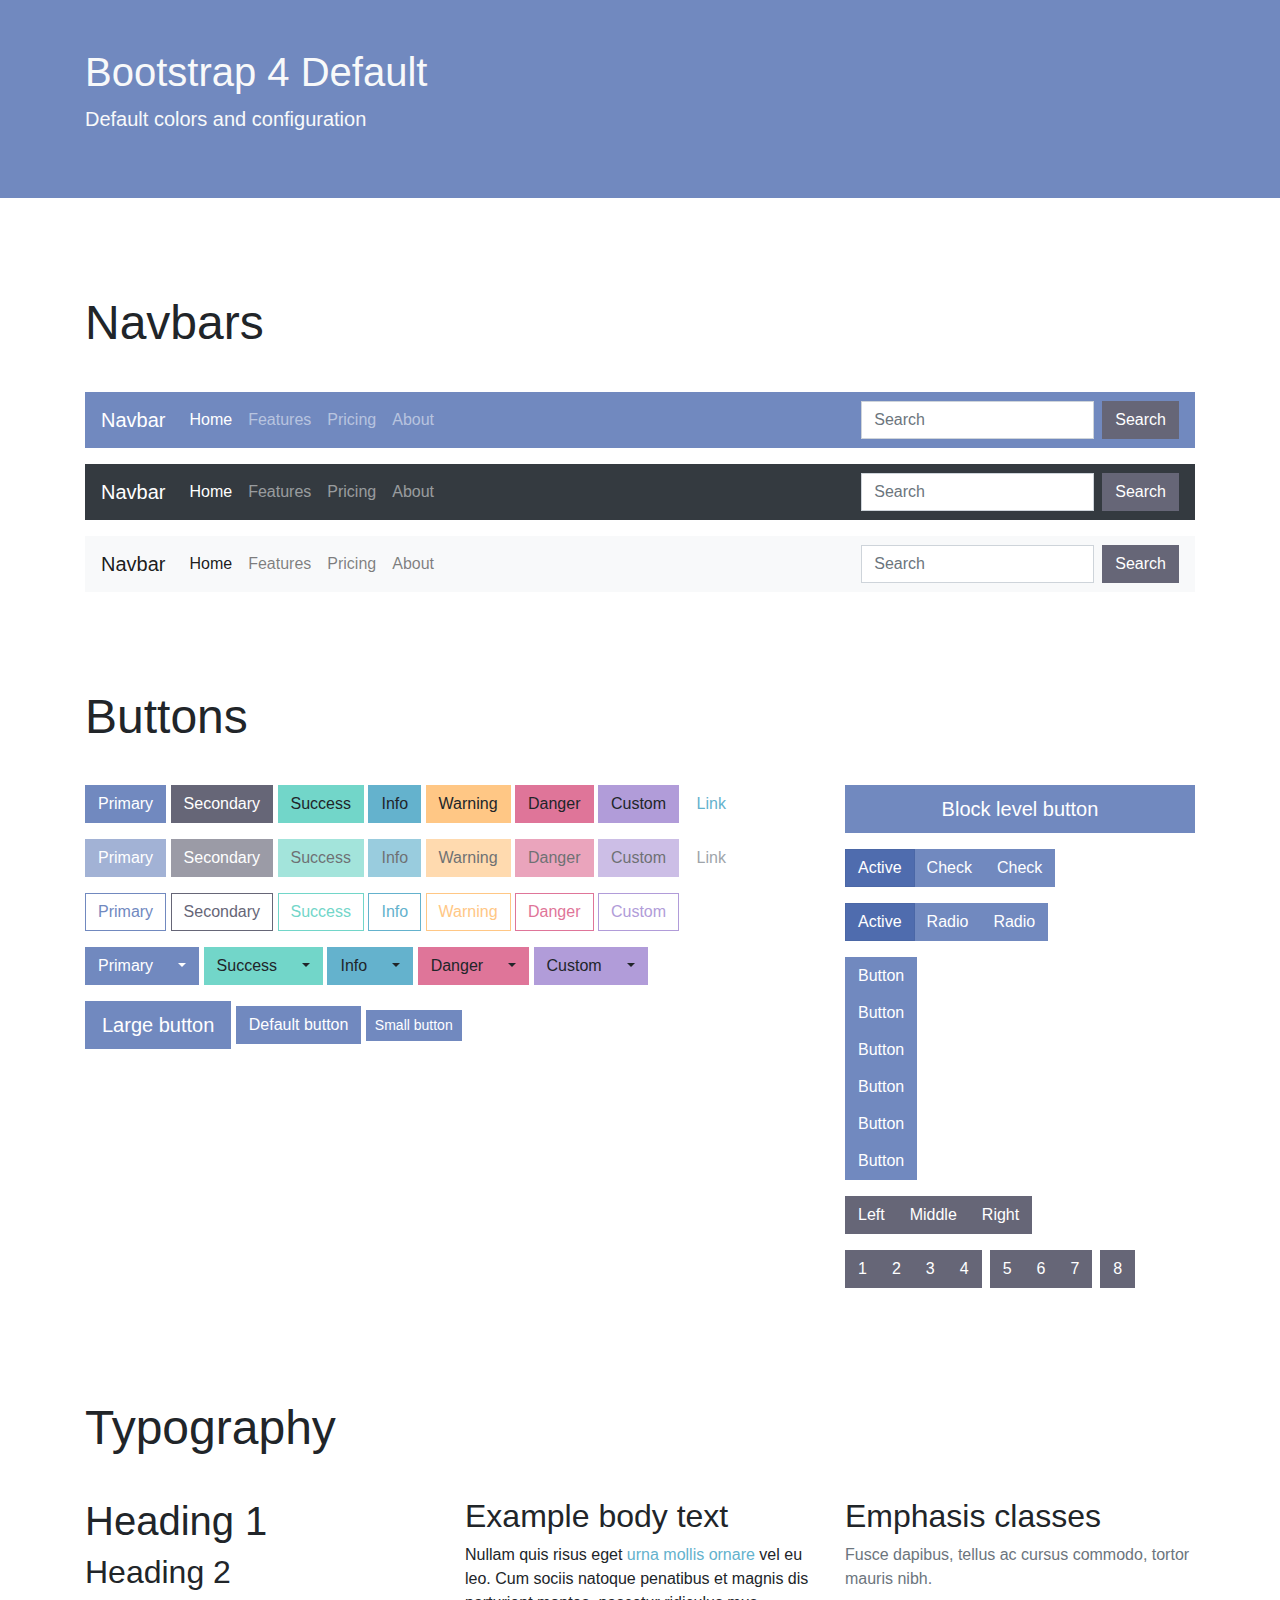
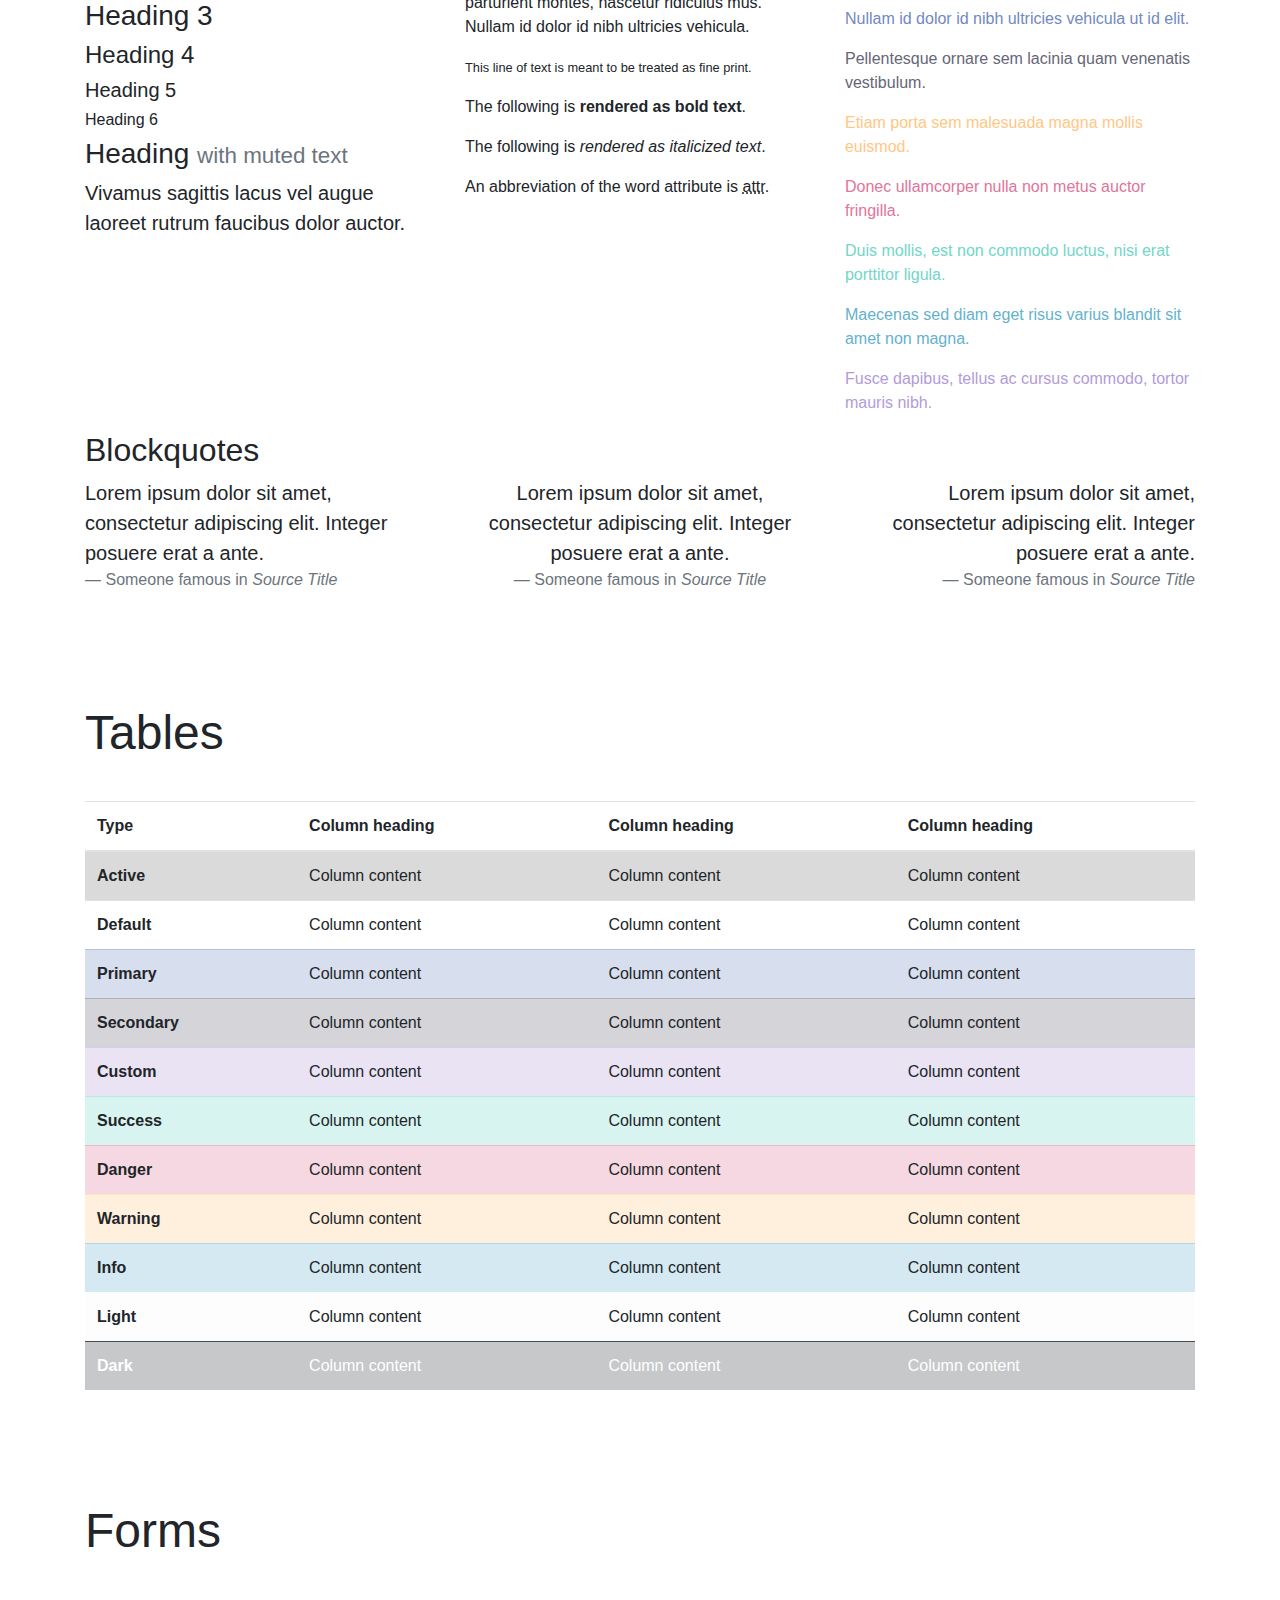
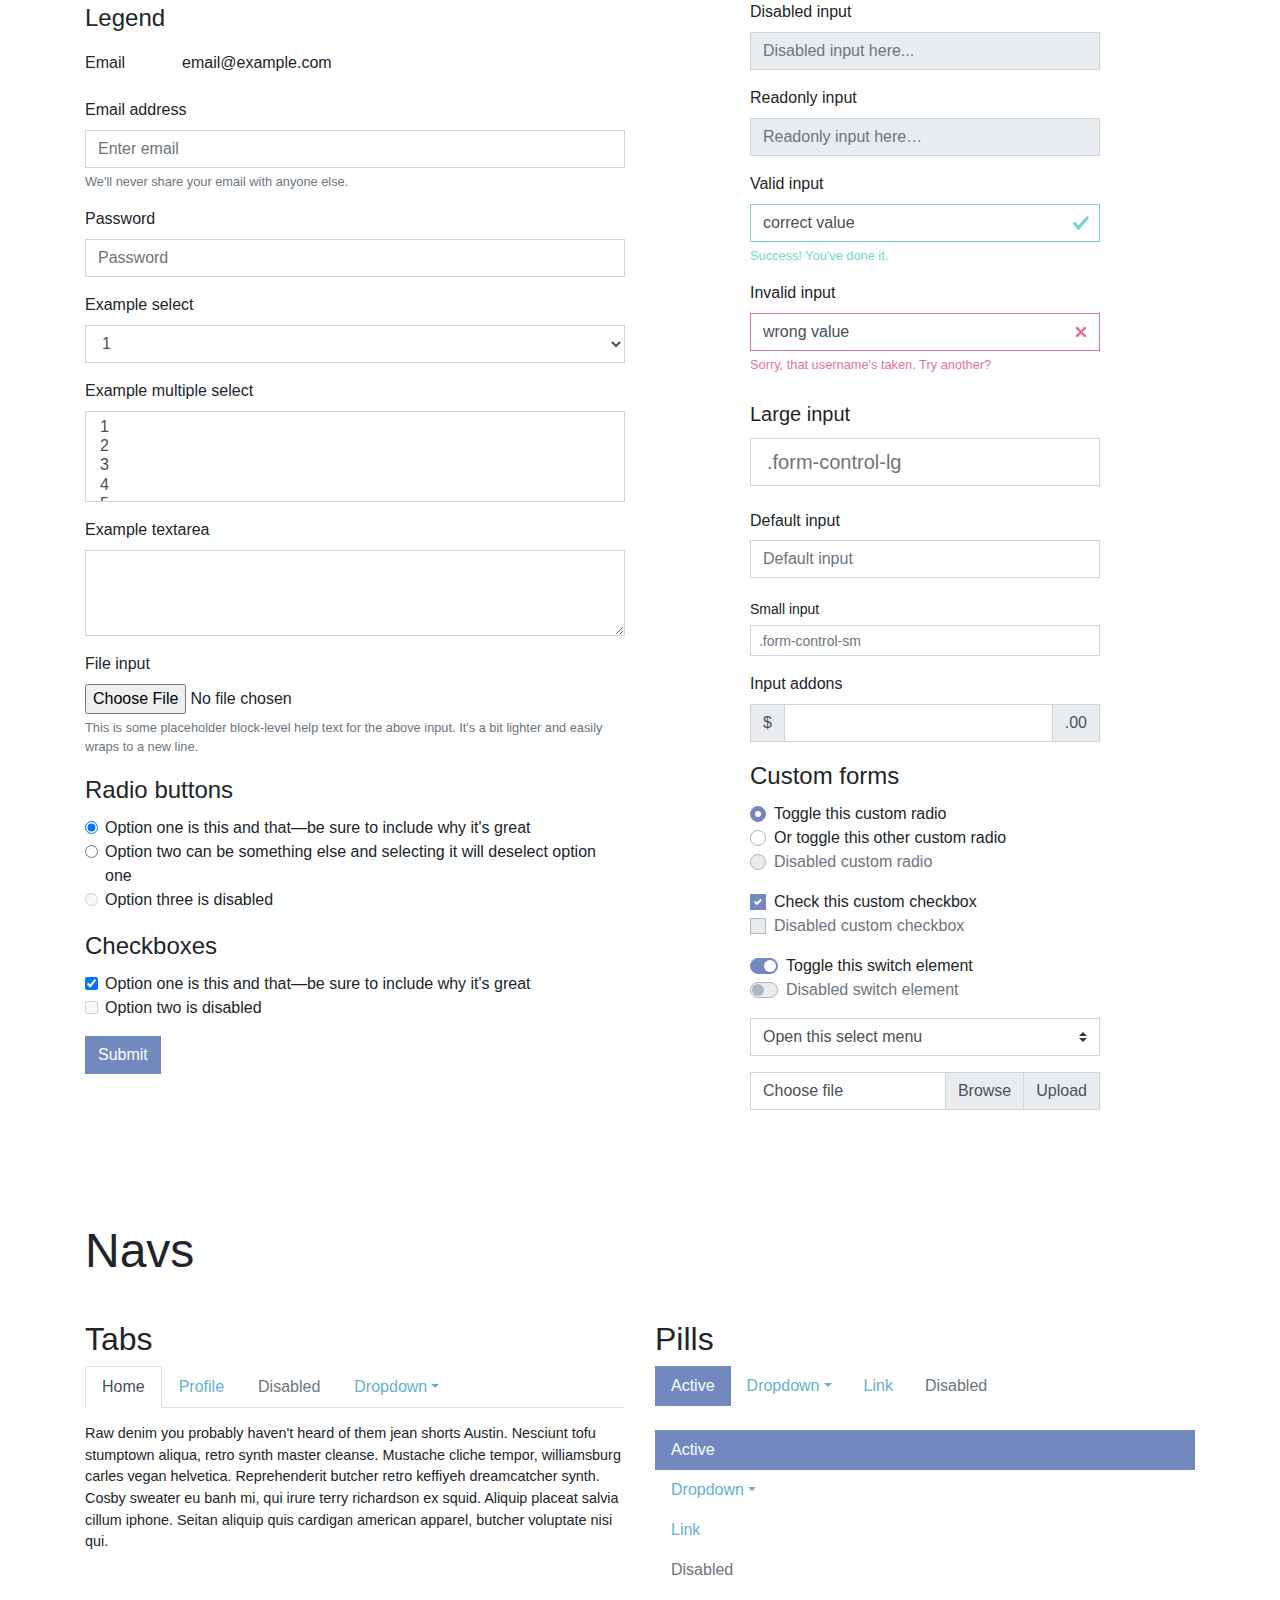
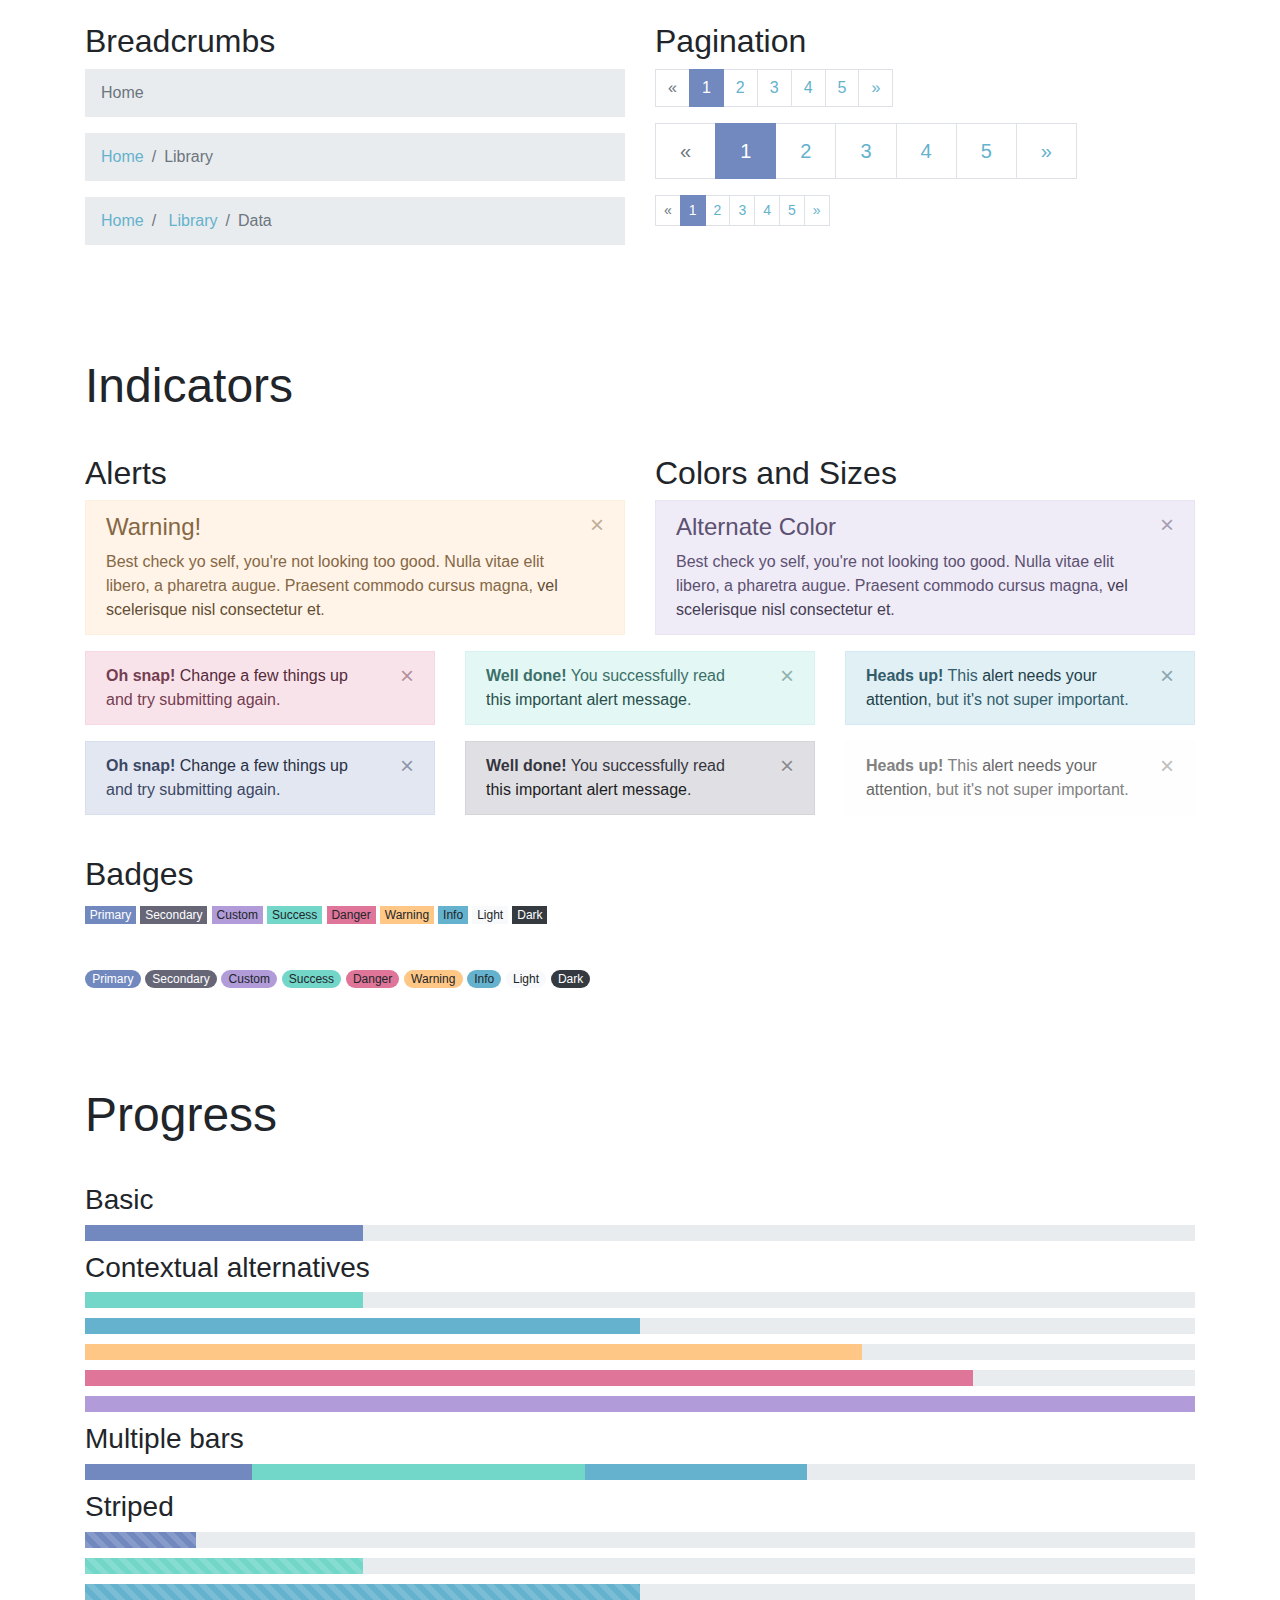
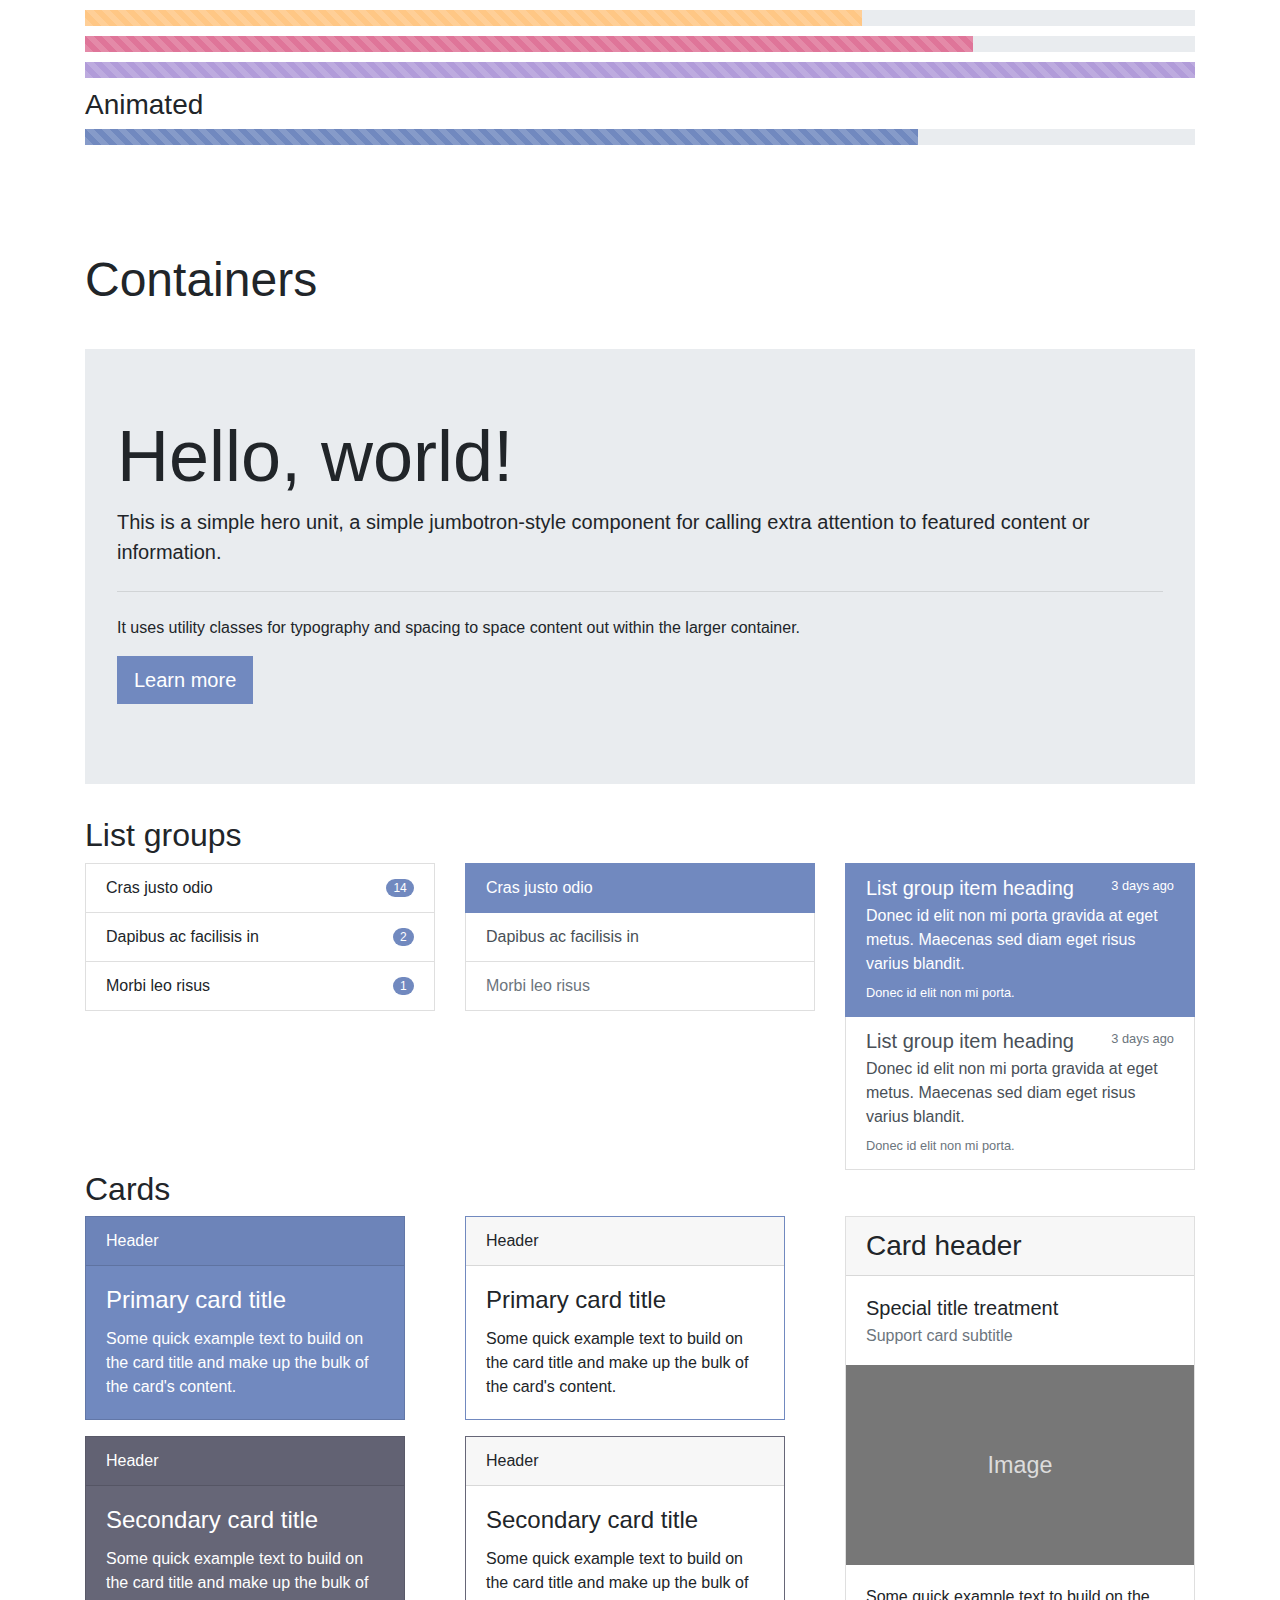
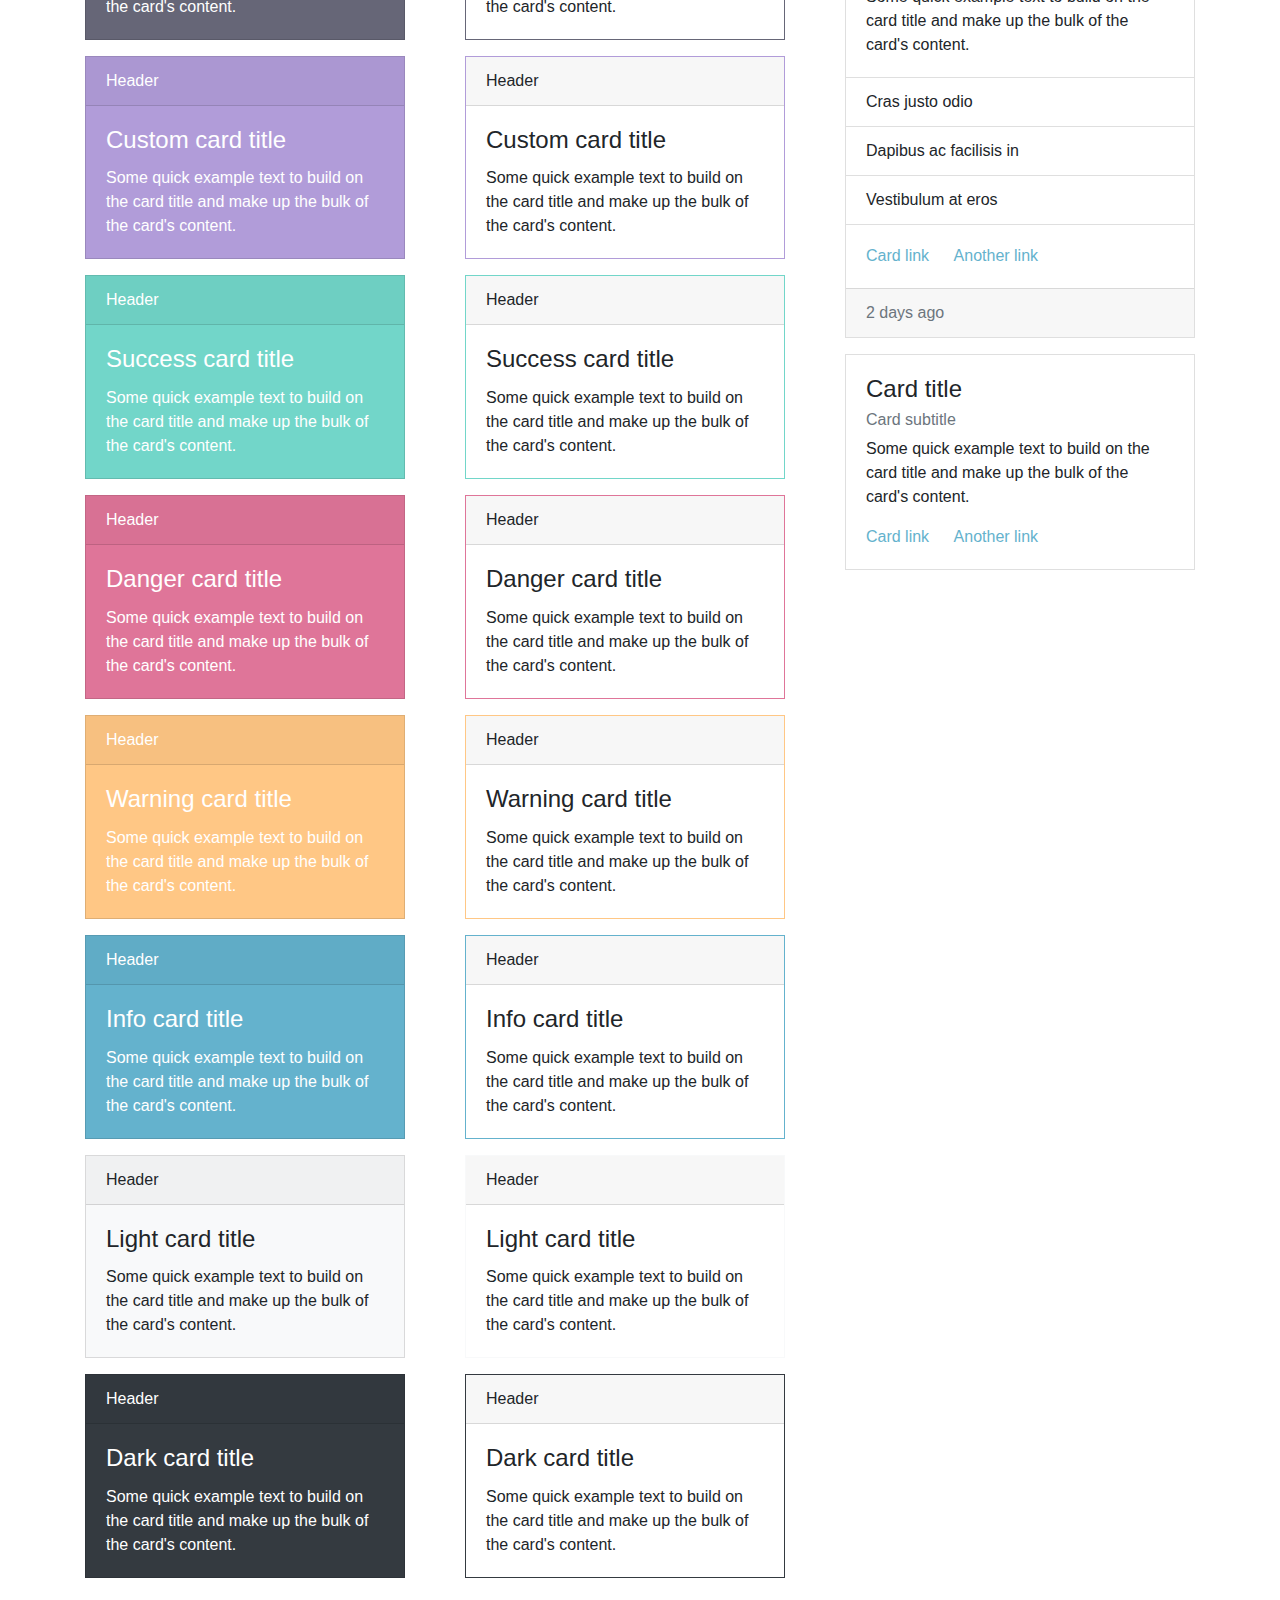
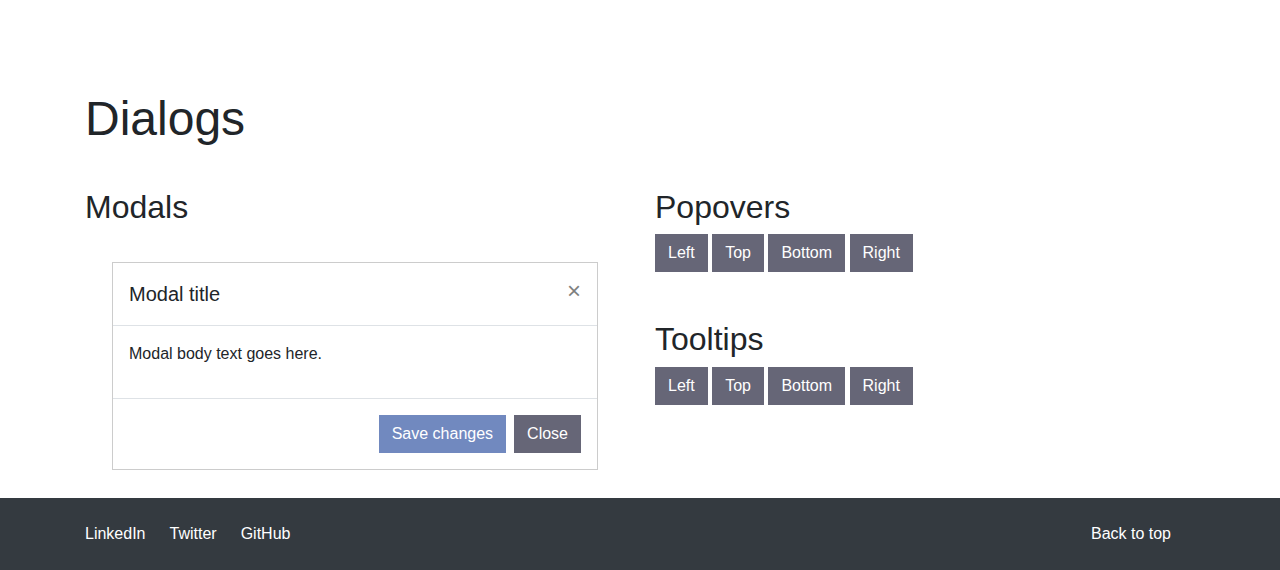
<file: elements.html>
<!DOCTYPE html>
<html lang="en">

<head>
  <meta charset="utf-8">
  <title>Bootstrap 4 Master</title>
  <meta name="viewport" content="width=device-width, initial-scale=1">
  <meta http-equiv="X-UA-Compatible" content="IE=edge">
  <link rel="stylesheet" href="assets/css/custom.css" media="screen">
  <style>
pre{background:#f7f7f9}@media(min-width:768px){body>.navbar-transparent{box-shadow:none}body>.navbar-transparent .navbar-nav>.open>a{box-shadow:none}}#home,#help{font-size:.9rem}#home .navbar,#help .navbar{background:#349aed;background:linear-gradient(145deg,#349aed 50%,#34d8ed 100%);transition:box-shadow 200ms ease-in}#home .navbar-transparent,#help .navbar-transparent{background:none!important;box-shadow:none}#home .navbar-brand .nav-link,#help .navbar-brand .nav-link{display:inline-block;margin-right:-30px}#home .navbar-brand img,#help .navbar-brand img{display:inline-block;margin:0 10px;width:30px}#home .nav-link,#help .nav-link{text-transform:uppercase;font-weight:500;color:#fff}#home{padding-top:0}#home .btn{padding:.6rem .55rem .5rem;box-shadow:none;font-size:.7rem;font-weight:500}.bs-docs-section{margin-top:4em}.bs-docs-section .page-header h1{padding:2rem 0;font-size:3rem}.dropdown-menu.show[aria-labelledby="themes"]{display:flex;width:420px;flex-wrap:wrap}.dropdown-menu.show[aria-labelledby="themes"] .dropdown-item{width:33.333%}.dropdown-menu.show[aria-labelledby="themes"] .dropdown-item:first-child{width:100%}.bs-component{position:relative}.bs-component+.bs-component{margin-top:1rem}.bs-component .card{margin-bottom:1rem}.bs-component .modal{position:relative;top:auto;right:auto;left:auto;bottom:auto;z-index:1;display:block}.bs-component .modal-dialog{width:90%}.bs-component .popover{position:relative;display:inline-block;width:220px;margin:20px}.source-button{display:none;position:absolute;top:0;right:0;z-index:100;font-weight:bold}.source-button:hover{cursor:pointer}.bs-component:hover .source-button{display:block}#source-modal pre{max-height:calc(100vh - 11rem);background-color:rgba(0,0,0,0.7);color:rgba(255,255,255,0.7)}.nav-tabs{margin-bottom:15px}.progress{margin-bottom:10px}#footer li{float:left;margin-right:1.5em;margin-bottom:1.5em}#footer li a{color:white}#footer p{clear:left;margin-bottom:0}.splash{padding:12em 0 6em;background:#349aed;background:linear-gradient(145deg,#349aed 50%,#34d8ed 100%);color:#fff;text-align:center}.splash .logo{width:160px}.splash h1{font-size:3em;color:#fff}.splash #social{margin:2em 0 3em}.splash .alert{margin:2em 0;border:0}.splash .sponsor a{color:#fff}.section-tout{padding:6em 0 1em;border-bottom:1px solid rgba(0,0,0,0.05);background-color:#eaf1f1}.section-tout .fa{margin-right:.2em}.section-tout p{margin-bottom:5em}.section-preview{padding:4em 0 4em}.section-preview .preview{margin-bottom:4em;background-color:#eaf1f1}.section-preview .preview img{max-width:100%}.section-preview .preview .image{position:relative}.section-preview .preview .image:before{box-shadow:inset 0 0 0 1px rgba(0,0,0,0.1);position:absolute;top:0;left:0;width:100%;height:100%;content:"";pointer-events:none}.section-preview .preview .options{padding:2em;border:1px solid rgba(0,0,0,0.05);border-top:0;text-align:center}.section-preview .preview .options p{margin-bottom:2em}.section-preview .dropdown-menu{text-align:left}.section-preview .lead{margin-bottom:2em}@media(max-width:767px){.section-preview .image img{width:100%}}.sponsor img{max-width:100%}.sponsor #carbonads{max-width:240px;margin:0 auto}.sponsor .carbon-text{display:block;margin-top:1em;font-size:12px}.sponsor .carbon-poweredby{float:right;margin-top:1em;font-size:10px}@media(max-width:767px){.splash{padding-top:8em}.splash .logo{width:100px}.splash h1{font-size:2em}#banner{margin-bottom:2em;text-align:center}}
  </style>
</head>

<body>
  <section class="bg-primary text-light py-5">
    <div class="container">
        <div class="row">
          <div class="col-lg-8 col-md-7 col-sm-6">
            <h1>Bootstrap 4 Default</h1>
            <p class="lead">Default colors and configuration</p>
          </div>
        </div>
    </div>
  </section>


    <div class="container">
    <!-- Navbar
      ================================================== -->
    <div class="bs-docs-section clearfix">
      <div class="row">
        <div class="col-lg-12">
          <div class="page-header">
            <h1 id="navbars">Navbars</h1>
          </div>
          <div class="bs-component">
            <nav class="navbar navbar-expand-lg navbar-dark bg-primary">
              <a class="navbar-brand" href="#">Navbar</a>
              <button class="navbar-toggler" type="button" data-toggle="collapse" data-target="#navbarColor01" aria-controls="navbarColor01" aria-expanded="false" aria-label="Toggle navigation">
                <span class="navbar-toggler-icon"></span>
              </button>
              <div class="collapse navbar-collapse" id="navbarColor01">
                <ul class="navbar-nav mr-auto">
                  <li class="nav-item active">
                    <a class="nav-link" href="#">Home <span class="sr-only">(current)</span></a>
                  </li>
                  <li class="nav-item">
                    <a class="nav-link" href="#">Features</a>
                  </li>
                  <li class="nav-item">
                    <a class="nav-link" href="#">Pricing</a>
                  </li>
                  <li class="nav-item">
                    <a class="nav-link" href="#">About</a>
                  </li>
                </ul>
                <form class="form-inline my-2 my-lg-0">
                  <input class="form-control mr-sm-2" type="text" placeholder="Search">
                  <button class="btn btn-secondary my-2 my-sm-0" type="submit">Search</button>
                </form>
              </div>
            </nav>
          </div>
          <div class="bs-component">
            <nav class="navbar navbar-expand-lg navbar-dark bg-dark">
              <a class="navbar-brand" href="#">Navbar</a>
              <button class="navbar-toggler" type="button" data-toggle="collapse" data-target="#navbarColor02" aria-controls="navbarColor02" aria-expanded="false" aria-label="Toggle navigation">
                <span class="navbar-toggler-icon"></span>
              </button>
              <div class="collapse navbar-collapse" id="navbarColor02">
                <ul class="navbar-nav mr-auto">
                  <li class="nav-item active">
                    <a class="nav-link" href="#">Home <span class="sr-only">(current)</span></a>
                  </li>
                  <li class="nav-item">
                    <a class="nav-link" href="#">Features</a>
                  </li>
                  <li class="nav-item">
                    <a class="nav-link" href="#">Pricing</a>
                  </li>
                  <li class="nav-item">
                    <a class="nav-link" href="#">About</a>
                  </li>
                </ul>
                <form class="form-inline my-2 my-lg-0">
                  <input class="form-control mr-sm-2" type="text" placeholder="Search">
                  <button class="btn btn-secondary my-2 my-sm-0" type="submit">Search</button>
                </form>
              </div>
            </nav>
          </div>
          <div class="bs-component">
            <nav class="navbar navbar-expand-lg navbar-light bg-light">
              <a class="navbar-brand" href="#">Navbar</a>
              <button class="navbar-toggler" type="button" data-toggle="collapse" data-target="#navbarColor03" aria-controls="navbarColor03" aria-expanded="false" aria-label="Toggle navigation">
                <span class="navbar-toggler-icon"></span>
              </button>
              <div class="collapse navbar-collapse" id="navbarColor03">
                <ul class="navbar-nav mr-auto">
                  <li class="nav-item active">
                    <a class="nav-link" href="#">Home <span class="sr-only">(current)</span></a>
                  </li>
                  <li class="nav-item">
                    <a class="nav-link" href="#">Features</a>
                  </li>
                  <li class="nav-item">
                    <a class="nav-link" href="#">Pricing</a>
                  </li>
                  <li class="nav-item">
                    <a class="nav-link" href="#">About</a>
                  </li>
                </ul>
                <form class="form-inline my-2 my-lg-0">
                  <input class="form-control mr-sm-2" type="text" placeholder="Search">
                  <button class="btn btn-secondary my-2 my-sm-0" type="submit">Search</button>
                </form>
              </div>
            </nav>

          </div>
        </div>
      </div>
    </div>
    <!-- Buttons
      ================================================== -->
    <div class="bs-docs-section">
      <div class="page-header">
        <div class="row">
          <div class="col-lg-12">
            <h1 id="buttons">Buttons</h1>
          </div>
        </div>
      </div>
      <div class="row">
        <div class="col-lg-8">
          <p class="bs-component">
            <button type="button" class="btn btn-primary">Primary</button>
            <button type="button" class="btn btn-secondary">Secondary</button>
            <button type="button" class="btn btn-success">Success</button>
            <button type="button" class="btn btn-info">Info</button>
            <button type="button" class="btn btn-warning">Warning</button>
            <button type="button" class="btn btn-danger">Danger</button>
            <button type="button" class="btn btn-custom">Custom</button>
            <button type="button" class="btn btn-link">Link</button>
          </p>

          <p class="bs-component">
            <button type="button" class="btn btn-primary disabled">Primary</button>
            <button type="button" class="btn btn-secondary disabled">Secondary</button>
            <button type="button" class="btn btn-success disabled">Success</button>
            <button type="button" class="btn btn-info disabled">Info</button>
            <button type="button" class="btn btn-warning disabled">Warning</button>
            <button type="button" class="btn btn-danger disabled">Danger</button>
            <button type="button" class="btn btn-custom disabled">Custom</button>
            <button type="button" class="btn btn-link disabled">Link</button>
          </p>

          <p class="bs-component">
            <button type="button" class="btn btn-outline-primary">Primary</button>
            <button type="button" class="btn btn-outline-secondary">Secondary</button>
            <button type="button" class="btn btn-outline-success">Success</button>
            <button type="button" class="btn btn-outline-info">Info</button>
            <button type="button" class="btn btn-outline-warning">Warning</button>
            <button type="button" class="btn btn-outline-danger">Danger</button>
            <button type="button" class="btn btn-outline-custom">Custom</button>
          </p>

          <div class="bs-component">
            <div class="btn-group" role="group" aria-label="Button group with nested dropdown">
              <button type="button" class="btn btn-primary">Primary</button>
              <div class="btn-group" role="group">
                <button id="btnGroupDrop1" type="button" class="btn btn-primary dropdown-toggle" data-toggle="dropdown" aria-haspopup="true" aria-expanded="false"></button>
                <div class="dropdown-menu" aria-labelledby="btnGroupDrop1">
                  <a class="dropdown-item" href="#">Dropdown link</a>
                  <a class="dropdown-item" href="#">Dropdown link</a>
                </div>
              </div>
            </div>
            <div class="btn-group" role="group" aria-label="Button group with nested dropdown">
              <button type="button" class="btn btn-success">Success</button>
              <div class="btn-group" role="group">
                <button id="btnGroupDrop2" type="button" class="btn btn-success dropdown-toggle" data-toggle="dropdown" aria-haspopup="true" aria-expanded="false"></button>
                <div class="dropdown-menu" aria-labelledby="btnGroupDrop2">
                  <a class="dropdown-item" href="#">Dropdown link</a>
                  <a class="dropdown-item" href="#">Dropdown link</a>
                </div>
              </div>
            </div>
            <div class="btn-group" role="group" aria-label="Button group with nested dropdown">
              <button type="button" class="btn btn-info">Info</button>
              <div class="btn-group" role="group">
                <button id="btnGroupDrop3" type="button" class="btn btn-info dropdown-toggle" data-toggle="dropdown" aria-haspopup="true" aria-expanded="false"></button>
                <div class="dropdown-menu" aria-labelledby="btnGroupDrop3">
                  <a class="dropdown-item" href="#">Dropdown link</a>
                  <a class="dropdown-item" href="#">Dropdown link</a>
                </div>
              </div>
            </div>
            <div class="btn-group" role="group" aria-label="Button group with nested dropdown">
              <button type="button" class="btn btn-danger">Danger</button>
              <div class="btn-group" role="group">
                <button id="btnGroupDrop4" type="button" class="btn btn-danger dropdown-toggle" data-toggle="dropdown" aria-haspopup="true" aria-expanded="false"></button>
                <div class="dropdown-menu" aria-labelledby="btnGroupDrop4">
                  <a class="dropdown-item" href="#">Dropdown link</a>
                  <a class="dropdown-item" href="#">Dropdown link</a>
                </div>
              </div>
            </div>
            <div class="btn-group" role="group" aria-label="Button group with nested dropdown">
              <button type="button" class="btn btn-custom">Custom</button>
              <div class="btn-group" role="group">
                <button id="btnGroupDrop4" type="button" class="btn btn-custom dropdown-toggle" data-toggle="dropdown" aria-haspopup="true" aria-expanded="false"></button>
                <div class="dropdown-menu" aria-labelledby="btnGroupDrop5">
                  <a class="dropdown-item" href="#">Dropdown link</a>
                  <a class="dropdown-item" href="#">Dropdown link</a>
                </div>
              </div>
            </div>
          </div>
          <div class="bs-component">
            <button type="button" class="btn btn-primary btn-lg">Large button</button>
            <button type="button" class="btn btn-primary">Default button</button>
            <button type="button" class="btn btn-primary btn-sm">Small button</button>
          </div>
        </div>
        <div class="col-lg-4">
          <p class="bs-component">
            <button type="button" class="btn btn-primary btn-lg btn-block">Block level button</button>
          </p>

          <div class="bs-component" style="margin-bottom: 15px;">
            <div class="btn-group btn-group-toggle" data-toggle="buttons">
              <label class="btn btn-primary active">
                <input type="checkbox" checked="" autocomplete="off"> Active
              </label>
              <label class="btn btn-primary">
                <input type="checkbox" autocomplete="off"> Check
              </label>
              <label class="btn btn-primary">
                <input type="checkbox" autocomplete="off"> Check
              </label>
            </div>
          </div>
          <div class="bs-component" style="margin-bottom: 15px;">
            <div class="btn-group btn-group-toggle" data-toggle="buttons">
              <label class="btn btn-primary active">
                <input type="radio" name="options" id="option1" autocomplete="off" checked=""> Active
              </label>
              <label class="btn btn-primary">
                <input type="radio" name="options" id="option2" autocomplete="off"> Radio
              </label>
              <label class="btn btn-primary">
                <input type="radio" name="options" id="option3" autocomplete="off"> Radio
              </label>
            </div>
          </div>
          <div class="bs-component">
            <div class="btn-group-vertical" data-toggle="buttons">
              <button type="button" class="btn btn-primary">Button</button>
              <button type="button" class="btn btn-primary">Button</button>
              <button type="button" class="btn btn-primary">Button</button>
              <button type="button" class="btn btn-primary">Button</button>
              <button type="button" class="btn btn-primary">Button</button>
              <button type="button" class="btn btn-primary">Button</button>
            </div>
          </div>
          <div class="bs-component" style="margin-bottom: 15px;">
            <div class="btn-group" role="group" aria-label="Basic example">
              <button type="button" class="btn btn-secondary">Left</button>
              <button type="button" class="btn btn-secondary">Middle</button>
              <button type="button" class="btn btn-secondary">Right</button>
            </div>
          </div>
          <div class="bs-component" style="margin-bottom: 15px;">
            <div class="btn-toolbar" role="toolbar" aria-label="Toolbar with button groups">
              <div class="btn-group mr-2" role="group" aria-label="First group">
                <button type="button" class="btn btn-secondary">1</button>
                <button type="button" class="btn btn-secondary">2</button>
                <button type="button" class="btn btn-secondary">3</button>
                <button type="button" class="btn btn-secondary">4</button>
              </div>
              <div class="btn-group mr-2" role="group" aria-label="Second group">
                <button type="button" class="btn btn-secondary">5</button>
                <button type="button" class="btn btn-secondary">6</button>
                <button type="button" class="btn btn-secondary">7</button>
              </div>
              <div class="btn-group" role="group" aria-label="Third group">
                <button type="button" class="btn btn-secondary">8</button>
              </div>
            </div>
          </div>
        </div>
      </div>
    </div>
    <!-- Typography
      ================================================== -->
    <div class="bs-docs-section">
      <div class="row">
        <div class="col-lg-12">
          <div class="page-header">
            <h1 id="typography">Typography</h1>
          </div>
        </div>
      </div>
      <!-- Headings -->
      <div class="row">
        <div class="col-lg-4">
          <div class="bs-component">
            <h1>Heading 1</h1>
            <h2>Heading 2</h2>
            <h3>Heading 3</h3>
            <h4>Heading 4</h4>
            <h5>Heading 5</h5>
            <h6>Heading 6</h6>
            <h3>
              Heading <small class="text-muted">with muted text</small> </h3>
            <p class="lead">Vivamus sagittis lacus vel augue laoreet rutrum faucibus dolor auctor.</p>
          </div>
        </div>
        <div class="col-lg-4">
          <div class="bs-component">
            <h2>Example body text</h2>
            <p>Nullam quis risus eget <a href="#">urna mollis ornare</a> vel eu leo. Cum sociis natoque penatibus et magnis dis parturient montes, nascetur ridiculus mus. Nullam id dolor id nibh ultricies vehicula.</p>
            <p><small>This line of text is meant to be treated as fine print.</small></p>
            <p>The following is <strong>rendered as bold text</strong>.</p>
            <p>The following is <em>rendered as italicized text</em>.</p>
            <p>An abbreviation of the word attribute is <abbr title="attribute">attr</abbr>.</p>
          </div>
        </div>
        <div class="col-lg-4">
          <div class="bs-component">
            <h2>Emphasis classes</h2>
            <p class="text-muted">Fusce dapibus, tellus ac cursus commodo, tortor mauris nibh.</p>
            <p class="text-primary">Nullam id dolor id nibh ultricies vehicula ut id elit.</p>
            <p class="text-secondary">Pellentesque ornare sem lacinia quam venenatis vestibulum.</p>
            <p class="text-warning">Etiam porta sem malesuada magna mollis euismod.</p>
            <p class="text-danger">Donec ullamcorper nulla non metus auctor fringilla.</p>
            <p class="text-success">Duis mollis, est non commodo luctus, nisi erat porttitor ligula.</p>
            <p class="text-info">Maecenas sed diam eget risus varius blandit sit amet non magna.</p>
            <p class="text-custom">Fusce dapibus, tellus ac cursus commodo, tortor mauris nibh.</p>
          </div>
        </div>
      </div>
      <!-- Blockquotes -->
      <div class="row">
        <div class="col-lg-12">
          <h2 id="type-blockquotes">Blockquotes</h2>
        </div>
      </div>
      <div class="row">
        <div class="col-lg-4">
          <div class="bs-component">
            <blockquote class="blockquote">
              <p class="mb-0">Lorem ipsum dolor sit amet, consectetur adipiscing elit. Integer posuere erat a ante.</p>
              <footer class="blockquote-footer">Someone famous in
                <cite title="Source Title">Source Title</cite>
              </footer>
            </blockquote>
          </div>
        </div>
        <div class="col-lg-4">
          <div class="bs-component">
            <blockquote class="blockquote text-center">
              <p class="mb-0">Lorem ipsum dolor sit amet, consectetur adipiscing elit. Integer posuere erat a ante.</p>
              <footer class="blockquote-footer">Someone famous in
                <cite title="Source Title">Source Title</cite>
              </footer>
            </blockquote>
          </div>
        </div>
        <div class="col-lg-4">
          <div class="bs-component">
            <blockquote class="blockquote text-right">
              <p class="mb-0">Lorem ipsum dolor sit amet, consectetur adipiscing elit. Integer posuere erat a ante.</p>
              <footer class="blockquote-footer">Someone famous in
                <cite title="Source Title">Source Title</cite>
              </footer>
            </blockquote>
          </div>
        </div>
      </div>
    </div>
    <!-- Tables
      ================================================== -->
    <div class="bs-docs-section">
      <div class="row">
        <div class="col-lg-12">
          <div class="page-header">
            <h1 id="tables">Tables</h1>
          </div>
          <div class="bs-component">
            <table class="table table-hover">
              <thead>
                <tr>
                  <th scope="col">Type</th>
                  <th scope="col">Column heading</th>
                  <th scope="col">Column heading</th>
                  <th scope="col">Column heading</th>
                </tr>
              </thead>
              <tbody>
                <tr class="table-active">
                  <th scope="row">Active</th>
                  <td>Column content</td>
                  <td>Column content</td>
                  <td>Column content</td>
                </tr>
                <tr>
                  <th scope="row">Default</th>
                  <td>Column content</td>
                  <td>Column content</td>
                  <td>Column content</td>
                </tr>
                <tr class="table-primary">
                  <th scope="row">Primary</th>
                  <td>Column content</td>
                  <td>Column content</td>
                  <td>Column content</td>
                </tr>
                <tr class="table-secondary">
                  <th scope="row">Secondary</th>
                  <td>Column content</td>
                  <td>Column content</td>
                  <td>Column content</td>
                </tr>
                <tr class="table-custom">
                  <th scope="row">Custom</th>
                  <td>Column content</td>
                  <td>Column content</td>
                  <td>Column content</td>
                </tr>
                <tr class="table-success">
                  <th scope="row">Success</th>
                  <td>Column content</td>
                  <td>Column content</td>
                  <td>Column content</td>
                </tr>
                <tr class="table-danger">
                  <th scope="row">Danger</th>
                  <td>Column content</td>
                  <td>Column content</td>
                  <td>Column content</td>
                </tr>
                <tr class="table-warning">
                  <th scope="row">Warning</th>
                  <td>Column content</td>
                  <td>Column content</td>
                  <td>Column content</td>
                </tr>
                <tr class="table-info">
                  <th scope="row">Info</th>
                  <td>Column content</td>
                  <td>Column content</td>
                  <td>Column content</td>
                </tr>
                <tr class="table-light">
                  <th scope="row">Light</th>
                  <td>Column content</td>
                  <td>Column content</td>
                  <td>Column content</td>
                </tr>
                <tr class="table-dark">
                  <th scope="row">Dark</th>
                  <td>Column content</td>
                  <td>Column content</td>
                  <td>Column content</td>
                </tr>
              </tbody>
            </table>
          </div>
          <!-- /example -->
        </div>
      </div>
    </div>
    <!-- Forms
      ================================================== -->
    <div class="bs-docs-section">
      <div class="row">
        <div class="col-lg-12">
          <div class="page-header">
            <h1 id="forms">Forms</h1>
          </div>
        </div>
      </div>
      <div class="row">
        <div class="col-lg-6">
          <div class="bs-component">
            <form>
              <fieldset>
                <legend>Legend</legend>
                <div class="form-group row">
                  <label for="staticEmail" class="col-sm-2 col-form-label">Email</label>
                  <div class="col-sm-10">
                    <input type="text" readonly="" class="form-control-plaintext" id="staticEmail" value="email@example.com">
                  </div>
                </div>
                <div class="form-group">
                  <label for="exampleInputEmail1">Email address</label>
                  <input type="email" class="form-control" id="exampleInputEmail1" aria-describedby="emailHelp" placeholder="Enter email">
                  <small id="emailHelp" class="form-text text-muted">We'll never share your email with anyone else.</small>
                </div>
                <div class="form-group">
                  <label for="exampleInputPassword1">Password</label>
                  <input type="password" class="form-control" id="exampleInputPassword1" placeholder="Password">
                </div>
                <div class="form-group">
                  <label for="exampleSelect1">Example select</label>
                  <select class="form-control" id="exampleSelect1">
                    <option>1</option>
                    <option>2</option>
                    <option>3</option>
                    <option>4</option>
                    <option>5</option>
                  </select>
                </div>
                <div class="form-group">
                  <label for="exampleSelect2">Example multiple select</label>
                  <select multiple="" class="form-control" id="exampleSelect2">
                    <option>1</option>
                    <option>2</option>
                    <option>3</option>
                    <option>4</option>
                    <option>5</option>
                  </select>
                </div>
                <div class="form-group">
                  <label for="exampleTextarea">Example textarea</label>
                  <textarea class="form-control" id="exampleTextarea" rows="3"></textarea>
                </div>
                <div class="form-group">
                  <label for="exampleInputFile">File input</label>
                  <input type="file" class="form-control-file" id="exampleInputFile" aria-describedby="fileHelp">
                  <small id="fileHelp" class="form-text text-muted">This is some placeholder block-level help text for the above input. It's a bit lighter and easily wraps to a new line.</small>
                </div>
                <fieldset class="form-group">
                  <legend>Radio buttons</legend>
                  <div class="form-check">
                    <label class="form-check-label">
                      <input type="radio" class="form-check-input" name="optionsRadios" id="optionsRadios1" value="option1" checked="">
                      Option one is this and that—be sure to include why it's great
                    </label>
                  </div>
                  <div class="form-check">
                    <label class="form-check-label">
                      <input type="radio" class="form-check-input" name="optionsRadios" id="optionsRadios2" value="option2">
                      Option two can be something else and selecting it will deselect option one
                    </label>
                  </div>
                  <div class="form-check disabled">
                    <label class="form-check-label">
                      <input type="radio" class="form-check-input" name="optionsRadios" id="optionsRadios3" value="option3" disabled="">
                      Option three is disabled
                    </label>
                  </div>
                </fieldset>
                <fieldset class="form-group">
                  <legend>Checkboxes</legend>
                  <div class="form-check">
                    <label class="form-check-label">
                      <input class="form-check-input" type="checkbox" value="" checked="">
                      Option one is this and that—be sure to include why it's great
                    </label>
                  </div>
                  <div class="form-check disabled">
                    <label class="form-check-label">
                      <input class="form-check-input" type="checkbox" value="" disabled="">
                      Option two is disabled
                    </label>
                  </div>
                </fieldset>
                <button type="submit" class="btn btn-primary">Submit</button>
              </fieldset>
            </form>
          </div>
        </div>
        <div class="col-lg-4 offset-lg-1">
          <form class="bs-component">
            <div class="form-group">
              <fieldset disabled="">
                <label class="control-label" for="disabledInput">Disabled input</label>
                <input class="form-control" id="disabledInput" type="text" placeholder="Disabled input here..." disabled="">
              </fieldset>
            </div>
            <div class="form-group">
              <fieldset>
                <label class="control-label" for="readOnlyInput">Readonly input</label>
                <input class="form-control" id="readOnlyInput" type="text" placeholder="Readonly input here…" readonly="">
              </fieldset>
            </div>
            <div class="form-group has-success">
              <label class="form-control-label" for="inputSuccess1">Valid input</label>
              <input type="text" value="correct value" class="form-control is-valid" id="inputValid">
              <div class="valid-feedback">Success! You've done it.</div>
            </div>
            <div class="form-group has-danger">
              <label class="form-control-label" for="inputDanger1">Invalid input</label>
              <input type="text" value="wrong value" class="form-control is-invalid" id="inputInvalid">
              <div class="invalid-feedback">Sorry, that username's taken. Try another?</div>
            </div>
            <div class="form-group">
              <label class="col-form-label col-form-label-lg" for="inputLarge">Large input</label>
              <input class="form-control form-control-lg" type="text" placeholder=".form-control-lg" id="inputLarge">
            </div>
            <div class="form-group">
              <label class="col-form-label" for="inputDefault">Default input</label>
              <input type="text" class="form-control" placeholder="Default input" id="inputDefault">
            </div>
            <div class="form-group">
              <label class="col-form-label col-form-label-sm" for="inputSmall">Small input</label>
              <input class="form-control form-control-sm" type="text" placeholder=".form-control-sm" id="inputSmall">
            </div>
            <div class="form-group">
              <label class="control-label">Input addons</label>
              <div class="form-group">
                <div class="input-group mb-3">
                  <div class="input-group-prepend">
                    <span class="input-group-text">$</span>
                  </div>
                  <input type="text" class="form-control" aria-label="Amount (to the nearest dollar)">
                  <div class="input-group-append">
                    <span class="input-group-text">.00</span>
                  </div>
                </div>
              </div>
            </div>
          </form>
          <div class="bs-component">
            <fieldset>
              <legend>Custom forms</legend>
              <div class="form-group">
                <div class="custom-control custom-radio">
                  <input type="radio" id="customRadio1" name="customRadio" class="custom-control-input" checked="">
                  <label class="custom-control-label" for="customRadio1">Toggle this custom radio</label>
                </div>
                <div class="custom-control custom-radio">
                  <input type="radio" id="customRadio2" name="customRadio" class="custom-control-input">
                  <label class="custom-control-label" for="customRadio2">Or toggle this other custom radio</label>
                </div>
                <div class="custom-control custom-radio">
                  <input type="radio" id="customRadio3" name="customRadio" class="custom-control-input" disabled="">
                  <label class="custom-control-label" for="customRadio3">Disabled custom radio</label>
                </div>
              </div>
              <div class="form-group">
                <div class="custom-control custom-checkbox">
                  <input type="checkbox" class="custom-control-input" id="customCheck1" checked="">
                  <label class="custom-control-label" for="customCheck1">Check this custom checkbox</label>
                </div>
                <div class="custom-control custom-checkbox">
                  <input type="checkbox" class="custom-control-input" id="customCheck2" disabled="">
                  <label class="custom-control-label" for="customCheck2">Disabled custom checkbox</label>
                </div>
              </div>
              <div class="form-group">
                <div class="custom-control custom-switch">
                  <input type="checkbox" class="custom-control-input" id="customSwitch1" checked="">
                  <label class="custom-control-label" for="customSwitch1">Toggle this switch element</label>
                </div>
                <div class="custom-control custom-switch">
                  <input type="checkbox" class="custom-control-input" disabled="" id="customSwitch2">
                  <label class="custom-control-label" for="customSwitch2">Disabled switch element</label>
                </div>
              </div>
              <div class="form-group">
                <select class="custom-select">
                  <option selected="">Open this select menu</option>
                  <option value="1">One</option>
                  <option value="2">Two</option>
                  <option value="3">Three</option>
                </select>
              </div>
              <div class="form-group">
                <div class="input-group mb-3">
                  <div class="custom-file">
                    <input type="file" class="custom-file-input" id="inputGroupFile02">
                    <label class="custom-file-label" for="inputGroupFile02">Choose file</label>
                  </div>
                  <div class="input-group-append">
                    <span class="input-group-text" id="">Upload</span>
                  </div>
                </div>
              </div>
            </fieldset>
          </div>
        </div>
      </div>
    </div>
    <!-- Navs
      ================================================== -->
    <div class="bs-docs-section">
      <div class="row">
        <div class="col-lg-12">
          <div class="page-header">
            <h1 id="navs">Navs</h1>
          </div>
        </div>
      </div>
      <div class="row" style="margin-bottom: 2rem;">
        <div class="col-lg-6">
          <h2 id="nav-tabs">Tabs</h2>
          <div class="bs-component">
            <ul class="nav nav-tabs">
              <li class="nav-item">
                <a class="nav-link active" data-toggle="tab" href="#home">Home</a>
              </li>
              <li class="nav-item">
                <a class="nav-link" data-toggle="tab" href="#profile">Profile</a>
              </li>
              <li class="nav-item">
                <a class="nav-link disabled" href="#">Disabled</a>
              </li>
              <li class="nav-item dropdown">
                <a class="nav-link dropdown-toggle" data-toggle="dropdown" href="#" role="button" aria-haspopup="true" aria-expanded="false">Dropdown</a>
                <div class="dropdown-menu">
                  <a class="dropdown-item" href="#">Action</a>
                  <a class="dropdown-item" href="#">Another action</a>
                  <a class="dropdown-item" href="#">Something else here</a>
                  <div class="dropdown-divider"></div>
                  <a class="dropdown-item" href="#">Separated link</a>
                </div>
              </li>
            </ul>
            <div id="myTabContent" class="tab-content">
              <div class="tab-pane fade show active" id="home">
                <p>Raw denim you probably haven't heard of them jean shorts Austin. Nesciunt tofu stumptown aliqua, retro synth master cleanse. Mustache cliche tempor, williamsburg carles vegan helvetica. Reprehenderit butcher retro keffiyeh
                  dreamcatcher synth. Cosby sweater eu banh mi, qui irure terry richardson ex squid. Aliquip placeat salvia cillum iphone. Seitan aliquip quis cardigan american apparel, butcher voluptate nisi qui.</p>
              </div>
              <div class="tab-pane fade" id="profile">
                <p>Food truck fixie locavore, accusamus mcsweeney's marfa nulla single-origin coffee squid. Exercitation +1 labore velit, blog sartorial PBR leggings next level wes anderson artisan four loko farm-to-table craft beer twee. Qui photo
                  booth letterpress, commodo enim craft beer mlkshk aliquip jean shorts ullamco ad vinyl cillum PBR. Homo nostrud organic, assumenda labore aesthetic magna delectus mollit.</p>
              </div>
              <div class="tab-pane fade" id="dropdown1">
                <p>Etsy mixtape wayfarers, ethical wes anderson tofu before they sold out mcsweeney's organic lomo retro fanny pack lo-fi farm-to-table readymade. Messenger bag gentrify pitchfork tattooed craft beer, iphone skateboard locavore
                  carles etsy salvia banksy hoodie helvetica. DIY synth PBR banksy irony. Leggings gentrify squid 8-bit cred pitchfork.</p>
              </div>
              <div class="tab-pane fade" id="dropdown2">
                <p>Trust fund seitan letterpress, keytar raw denim keffiyeh etsy art party before they sold out master cleanse gluten-free squid scenester freegan cosby sweater. Fanny pack portland seitan DIY, art party locavore wolf cliche high
                  life echo park Austin. Cred vinyl keffiyeh DIY salvia PBR, banh mi before they sold out farm-to-table VHS viral locavore cosby sweater.</p>
              </div>
            </div>
          </div>
        </div>
        <div class="col-lg-6">
          <h2 id="nav-pills">Pills</h2>
          <div class="bs-component">
            <ul class="nav nav-pills">
              <li class="nav-item">
                <a class="nav-link active" href="#">Active</a>
              </li>
              <li class="nav-item dropdown">
                <a class="nav-link dropdown-toggle" data-toggle="dropdown" href="#" role="button" aria-haspopup="true" aria-expanded="false">Dropdown</a>
                <div class="dropdown-menu">
                  <a class="dropdown-item" href="#">Action</a>
                  <a class="dropdown-item" href="#">Another action</a>
                  <a class="dropdown-item" href="#">Something else here</a>
                  <div class="dropdown-divider"></div>
                  <a class="dropdown-item" href="#">Separated link</a>
                </div>
              </li>
              <li class="nav-item">
                <a class="nav-link" href="#">Link</a>
              </li>
              <li class="nav-item">
                <a class="nav-link disabled" href="#">Disabled</a>
              </li>
            </ul>
          </div>
          <br>
          <div class="bs-component">
            <ul class="nav nav-pills flex-column">
              <li class="nav-item">
                <a class="nav-link active" href="#">Active</a>
              </li>
              <li class="nav-item dropdown">
                <a class="nav-link dropdown-toggle" data-toggle="dropdown" href="#" role="button" aria-haspopup="true" aria-expanded="false">Dropdown</a>
                <div class="dropdown-menu">
                  <a class="dropdown-item" href="#">Action</a>
                  <a class="dropdown-item" href="#">Another action</a>
                  <a class="dropdown-item" href="#">Something else here</a>
                  <div class="dropdown-divider"></div>
                  <a class="dropdown-item" href="#">Separated link</a>
                </div>
              </li>
              <li class="nav-item">
                <a class="nav-link" href="#">Link</a>
              </li>
              <li class="nav-item">
                <a class="nav-link disabled" href="#">Disabled</a>
              </li>
            </ul>
          </div>
        </div>
      </div>
      <div class="row">
        <div class="col-lg-6">
          <h2 id="nav-breadcrumbs">Breadcrumbs</h2>
          <div class="bs-component">
            <ol class="breadcrumb">
              <li class="breadcrumb-item active">Home</li>
            </ol>
            <ol class="breadcrumb">
              <li class="breadcrumb-item">
                <a href="#">Home</a>
              </li>
              <li class="breadcrumb-item active">Library</li>
            </ol>
            <ol class="breadcrumb">
              <li class="breadcrumb-item">
                <a href="#">Home</a>
              </li>
              <li class="breadcrumb-item">
                <a href="#">Library</a>
              </li>
              <li class="breadcrumb-item active">Data</li>
            </ol>
          </div>
        </div>
        <div class="col-lg-6">
          <h2 id="pagination">Pagination</h2>
          <div class="bs-component">
            <div>
              <ul class="pagination">
                <li class="page-item disabled">
                  <a class="page-link" href="#">«</a>
                </li>
                <li class="page-item active">
                  <a class="page-link" href="#">1</a>
                </li>
                <li class="page-item">
                  <a class="page-link" href="#">2</a>
                </li>
                <li class="page-item">
                  <a class="page-link" href="#">3</a>
                </li>
                <li class="page-item">
                  <a class="page-link" href="#">4</a>
                </li>
                <li class="page-item">
                  <a class="page-link" href="#">5</a>
                </li>
                <li class="page-item">
                  <a class="page-link" href="#">»</a>
                </li>
              </ul>
            </div>
            <div>
              <ul class="pagination pagination-lg">
                <li class="page-item disabled">
                  <a class="page-link" href="#">«</a>
                </li>
                <li class="page-item active">
                  <a class="page-link" href="#">1</a>
                </li>
                <li class="page-item">
                  <a class="page-link" href="#">2</a>
                </li>
                <li class="page-item">
                  <a class="page-link" href="#">3</a>
                </li>
                <li class="page-item">
                  <a class="page-link" href="#">4</a>
                </li>
                <li class="page-item">
                  <a class="page-link" href="#">5</a>
                </li>
                <li class="page-item">
                  <a class="page-link" href="#">»</a>
                </li>
              </ul>
            </div>
            <div>
              <ul class="pagination pagination-sm">
                <li class="page-item disabled">
                  <a class="page-link" href="#">«</a>
                </li>
                <li class="page-item active">
                  <a class="page-link" href="#">1</a>
                </li>
                <li class="page-item">
                  <a class="page-link" href="#">2</a>
                </li>
                <li class="page-item">
                  <a class="page-link" href="#">3</a>
                </li>
                <li class="page-item">
                  <a class="page-link" href="#">4</a>
                </li>
                <li class="page-item">
                  <a class="page-link" href="#">5</a>
                </li>
                <li class="page-item">
                  <a class="page-link" href="#">»</a>
                </li>
              </ul>
            </div>
          </div>
        </div>
      </div>
    </div>
    <!-- Indicators
      ================================================== -->
    <div class="bs-docs-section">
      <div class="row">
        <div class="col-lg-12">
          <div class="page-header">
            <h1 id="indicators">Indicators</h1>
          </div>
        </div>
      </div>
      <div class="row">
        <div class="col-lg-6">
          <h2>Alerts</h2>
          <div class="bs-component">
            <div class="alert alert-dismissible alert-warning">
              <button type="button" class="close" data-dismiss="alert">×</button>
              <h4 class="alert-heading">Warning!</h4>
              <p class="mb-0">Best check yo self, you're not looking too good. Nulla vitae elit libero, a pharetra augue. Praesent commodo cursus magna, <a href="#" class="alert-link">vel scelerisque nisl consectetur et</a>.</p>
            </div>
          </div>
        </div>
        <div class="col-lg-6">
          <h2>Colors and Sizes</h2>
          <div class="bs-component">
            <div class="alert alert-dismissible alert-custom">
              <button type="button" class="close" data-dismiss="alert">×</button>
              <h4 class="alert-heading">Alternate Color</h4>
              <p class="mb-0">Best check yo self, you're not looking too good. Nulla vitae elit libero, a pharetra augue. Praesent commodo cursus magna, <a href="#" class="alert-link">vel scelerisque nisl consectetur et</a>.</p>
            </div>
          </div>
        </div>
      </div>
      <div class="row">
        <div class="col-lg-4">
          <div class="bs-component">
            <div class="alert alert-dismissible alert-danger">
              <button type="button" class="close" data-dismiss="alert">×</button>
              <strong>Oh snap!</strong>
              <a href="#" class="alert-link">Change a few things up</a> and try submitting again.
            </div>
          </div>
        </div>
        <div class="col-lg-4">
          <div class="bs-component">
            <div class="alert alert-dismissible alert-success">
              <button type="button" class="close" data-dismiss="alert">×</button>
              <strong>Well done!</strong> You successfully read
              <a href="#" class="alert-link">this important alert message</a>.
            </div>
          </div>
        </div>
        <div class="col-lg-4">
          <div class="bs-component">
            <div class="alert alert-dismissible alert-info">
              <button type="button" class="close" data-dismiss="alert">×</button>
              <strong>Heads up!</strong> This
              <a href="#" class="alert-link">alert needs your attention</a>, but it's not super important.
            </div>
          </div>
        </div>
      </div>
      <div class="row">
        <div class="col-lg-4">
          <div class="bs-component">
            <div class="alert alert-dismissible alert-primary">
              <button type="button" class="close" data-dismiss="alert">×</button>
              <strong>Oh snap!</strong>
              <a href="#" class="alert-link">Change a few things up</a> and try submitting again.
            </div>
          </div>
        </div>
        <div class="col-lg-4">
          <div class="bs-component">
            <div class="alert alert-dismissible alert-secondary">
              <button type="button" class="close" data-dismiss="alert">×</button>
              <strong>Well done!</strong> You successfully read
              <a href="#" class="alert-link">this important alert message</a>.
            </div>
          </div>
        </div>
        <div class="col-lg-4">
          <div class="bs-component">
            <div class="alert alert-dismissible alert-light">
              <button type="button" class="close" data-dismiss="alert">×</button>
              <strong>Heads up!</strong> This
              <a href="#" class="alert-link">alert needs your attention</a>, but it's not super important.
            </div>
          </div>
        </div>
      </div>
      <div>
        <h2 class="pt-4">Badges</h2>
        <div class="bs-component" style="margin-bottom: 40px;">
          <span class="badge badge-primary">Primary</span>
          <span class="badge badge-secondary">Secondary</span>
          <span class="badge badge-custom">Custom</span>
          <span class="badge badge-success">Success</span>
          <span class="badge badge-danger">Danger</span>
          <span class="badge badge-warning">Warning</span>
          <span class="badge badge-info">Info</span>
          <span class="badge badge-light">Light</span>
          <span class="badge badge-dark">Dark</span>
        </div>
        <div class="bs-component">
          <span class="badge badge-pill badge-primary">Primary</span>
          <span class="badge badge-pill badge-secondary">Secondary</span>
          <span class="badge badge-pill badge-custom">Custom</span>
          <span class="badge badge-pill badge-success">Success</span>
          <span class="badge badge-pill badge-danger">Danger</span>
          <span class="badge badge-pill badge-warning">Warning</span>
          <span class="badge badge-pill badge-info">Info</span>
          <span class="badge badge-pill badge-light">Light</span>
          <span class="badge badge-pill badge-dark">Dark</span>
        </div>
      </div>
    </div>
    <!-- Progress
      ================================================== -->
    <div class="bs-docs-section">
      <div class="row">
        <div class="col-lg-12">
          <div class="page-header">
            <h1 id="progress">Progress</h1>
          </div>
          <h3 id="progress-basic">Basic</h3>
          <div class="bs-component">
            <div class="progress">
              <div class="progress-bar" role="progressbar" style="width: 25%;" aria-valuenow="25" aria-valuemin="0" aria-valuemax="100"></div>
            </div>
          </div>
          <h3 id="progress-alternatives">Contextual alternatives</h3>
          <div class="bs-component">
            <div class="progress">
              <div class="progress-bar bg-success" role="progressbar" style="width: 25%" aria-valuenow="25" aria-valuemin="0" aria-valuemax="100"></div>
            </div>
            <div class="progress">
              <div class="progress-bar bg-info" role="progressbar" style="width: 50%" aria-valuenow="50" aria-valuemin="0" aria-valuemax="100"></div>
            </div>
            <div class="progress">
              <div class="progress-bar bg-warning" role="progressbar" style="width: 70%" aria-valuenow="70" aria-valuemin="0" aria-valuemax="100"></div>
            </div>
            <div class="progress">
              <div class="progress-bar bg-danger" role="progressbar" style="width: 80%" aria-valuenow="80" aria-valuemin="0" aria-valuemax="100"></div>
            </div>
            <div class="progress">
              <div class="progress-bar bg-custom" role="progressbar" style="width: 100%" aria-valuenow="100" aria-valuemin="0" aria-valuemax="100"></div>
            </div>
          </div>
          <h3 id="progress-multiple">Multiple bars</h3>
          <div class="bs-component">
            <div class="progress">
              <div class="progress-bar" role="progressbar" style="width: 15%" aria-valuenow="15" aria-valuemin="0" aria-valuemax="100"></div>
              <div class="progress-bar bg-success" role="progressbar" style="width: 30%" aria-valuenow="30" aria-valuemin="0" aria-valuemax="100"></div>
              <div class="progress-bar bg-info" role="progressbar" style="width: 20%" aria-valuenow="20" aria-valuemin="0" aria-valuemax="100"></div>
            </div>
          </div>
          <h3 id="progress-striped">Striped</h3>
          <div class="bs-component">
            <div class="progress">
              <div class="progress-bar progress-bar-striped" role="progressbar" style="width: 10%" aria-valuenow="10" aria-valuemin="0" aria-valuemax="100"></div>
            </div>
            <div class="progress">
              <div class="progress-bar progress-bar-striped bg-success" role="progressbar" style="width: 25%" aria-valuenow="25" aria-valuemin="0" aria-valuemax="100"></div>
            </div>
            <div class="progress">
              <div class="progress-bar progress-bar-striped bg-info" role="progressbar" style="width: 50%" aria-valuenow="50" aria-valuemin="0" aria-valuemax="100"></div>
            </div>
            <div class="progress">
              <div class="progress-bar progress-bar-striped bg-warning" role="progressbar" style="width: 70%" aria-valuenow="70" aria-valuemin="0" aria-valuemax="100"></div>
            </div>
            <div class="progress">
              <div class="progress-bar progress-bar-striped bg-danger" role="progressbar" style="width: 80%" aria-valuenow="80" aria-valuemin="0" aria-valuemax="100"></div>
            </div>
            <div class="progress">
              <div class="progress-bar progress-bar-striped bg-custom" role="progressbar" style="width: 100%" aria-valuenow="100" aria-valuemin="0" aria-valuemax="100"></div>
            </div>
          </div>
          <h3 id="progress-animated">Animated</h3>
          <div class="bs-component">
            <div class="progress">
              <div class="progress-bar progress-bar-striped progress-bar-animated" role="progressbar" aria-valuenow="75" aria-valuemin="0" aria-valuemax="100" style="width: 75%"></div>
            </div>
          </div>
        </div>
      </div>
    </div>
    <!-- Containers
      ================================================== -->
    <div class="bs-docs-section">
      <div class="row">
        <div class="col-lg-12">
          <div class="page-header">
            <h1 id="containers">Containers</h1>
          </div>
          <div class="bs-component">
            <div class="jumbotron">
              <h1 class="display-3">Hello, world!</h1>
              <p class="lead">This is a simple hero unit, a simple jumbotron-style component for calling extra attention to featured content or information.</p>
              <hr class="my-4">
              <p>It uses utility classes for typography and spacing to space content out within the larger container.</p>
              <p class="lead"> <a class="btn btn-primary btn-lg" href="#" role="button">Learn more</a> </p>
            </div>
          </div>
        </div>
      </div>
      <div class="row">
        <div class="col-lg-12">
          <h2>List groups</h2>
        </div>
      </div>
      <div class="row">
        <div class="col-lg-4">
          <div class="bs-component">
            <ul class="list-group">
              <li class="list-group-item d-flex justify-content-between align-items-center">
                Cras justo odio
                <span class="badge badge-primary badge-pill">14</span>
              </li>
              <li class="list-group-item d-flex justify-content-between align-items-center">
                Dapibus ac facilisis in
                <span class="badge badge-primary badge-pill">2</span>
              </li>
              <li class="list-group-item d-flex justify-content-between align-items-center">
                Morbi leo risus
                <span class="badge badge-primary badge-pill">1</span>
              </li>
            </ul>
          </div>
        </div>
        <div class="col-lg-4">
          <div class="bs-component">
            <div class="list-group">
              <a href="#" class="list-group-item list-group-item-action active">
                Cras justo odio </a>
              <a href="#" class="list-group-item list-group-item-action">Dapibus ac facilisis in </a>
              <a href="#" class="list-group-item list-group-item-action disabled">Morbi leo risus </a>
            </div>
          </div>
        </div>
        <div class="col-lg-4">
          <div class="bs-component">
            <div class="list-group">
              <a href="#" class="list-group-item list-group-item-action flex-column align-items-start active">
                <div class="d-flex w-100 justify-content-between">
                  <h5 class="mb-1">List group item heading</h5>
                  <small>3 days ago</small>
                </div>
                <p class="mb-1">Donec id elit non mi porta gravida at eget metus. Maecenas sed diam eget risus varius blandit.</p> <small>Donec id elit non mi porta.</small>
              </a>
              <a href="#" class="list-group-item list-group-item-action flex-column align-items-start">
                <div class="d-flex w-100 justify-content-between">
                  <h5 class="mb-1">List group item heading</h5>
                  <small class="text-muted">3 days ago</small>
                </div>
                <p class="mb-1">Donec id elit non mi porta gravida at eget metus. Maecenas sed diam eget risus varius blandit.</p> <small class="text-muted">Donec id elit non mi porta.</small>
              </a>
            </div>
          </div>
        </div>
      </div>
      <div class="row">
        <div class="col-lg-12">
          <h2>Cards</h2>
        </div>
      </div>
      <div class="row">
        <div class="col-lg-4">
          <div class="bs-component">
            <div class="card text-white bg-primary mb-3" style="max-width: 20rem;">
              <div class="card-header">Header</div>
              <div class="card-body">
                <h4 class="card-title">Primary card title</h4>
                <p class="card-text">Some quick example text to build on the card title and make up the bulk of the card's content.</p>
              </div>
            </div>
            <div class="card text-white bg-secondary mb-3" style="max-width: 20rem;">
              <div class="card-header">Header</div>
              <div class="card-body">
                <h4 class="card-title">Secondary card title</h4>
                <p class="card-text">Some quick example text to build on the card title and make up the bulk of the card's content.</p>
              </div>
            </div>
            <div class="card text-white bg-custom mb-3" style="max-width: 20rem;">
              <div class="card-header">Header</div>
              <div class="card-body">
                <h4 class="card-title">Custom card title</h4>
                <p class="card-text">Some quick example text to build on the card title and make up the bulk of the card's content.</p>
              </div>
            </div>
            <div class="card text-white bg-success mb-3" style="max-width: 20rem;">
              <div class="card-header">Header</div>
              <div class="card-body">
                <h4 class="card-title">Success card title</h4>
                <p class="card-text">Some quick example text to build on the card title and make up the bulk of the card's content.</p>
              </div>
            </div>
            <div class="card text-white bg-danger mb-3" style="max-width: 20rem;">
              <div class="card-header">Header</div>
              <div class="card-body">
                <h4 class="card-title">Danger card title</h4>
                <p class="card-text">Some quick example text to build on the card title and make up the bulk of the card's content.</p>
              </div>
            </div>
            <div class="card text-white bg-warning mb-3" style="max-width: 20rem;">
              <div class="card-header">Header</div>
              <div class="card-body">
                <h4 class="card-title">Warning card title</h4>
                <p class="card-text">Some quick example text to build on the card title and make up the bulk of the card's content.</p>
              </div>
            </div>
            <div class="card text-white bg-info mb-3" style="max-width: 20rem;">
              <div class="card-header">Header</div>
              <div class="card-body">
                <h4 class="card-title">Info card title</h4>
                <p class="card-text">Some quick example text to build on the card title and make up the bulk of the card's content.</p>
              </div>
            </div>
            <div class="card bg-light mb-3" style="max-width: 20rem;">
              <div class="card-header">Header</div>
              <div class="card-body">
                <h4 class="card-title">Light card title</h4>
                <p class="card-text">Some quick example text to build on the card title and make up the bulk of the card's content.</p>
              </div>
            </div>
            <div class="card text-white bg-dark mb-3" style="max-width: 20rem;">
              <div class="card-header">Header</div>
              <div class="card-body">
                <h4 class="card-title">Dark card title</h4>
                <p class="card-text">Some quick example text to build on the card title and make up the bulk of the card's content.</p>
              </div>
            </div>
          </div>
        </div>
        <div class="col-lg-4">
          <div class="bs-component">
            <div class="card border-primary mb-3" style="max-width: 20rem;">
              <div class="card-header">Header</div>
              <div class="card-body">
                <h4 class="card-title">Primary card title</h4>
                <p class="card-text">Some quick example text to build on the card title and make up the bulk of the card's content.</p>
              </div>
            </div>
            <div class="card border-secondary mb-3" style="max-width: 20rem;">
              <div class="card-header">Header</div>
              <div class="card-body">
                <h4 class="card-title">Secondary card title</h4>
                <p class="card-text">Some quick example text to build on the card title and make up the bulk of the card's content.</p>
              </div>
            </div>
            <div class="card border-custom mb-3" style="max-width: 20rem;">
              <div class="card-header">Header</div>
              <div class="card-body">
                <h4 class="card-title">Custom card title</h4>
                <p class="card-text">Some quick example text to build on the card title and make up the bulk of the card's content.</p>
              </div>
            </div>
            <div class="card border-success mb-3" style="max-width: 20rem;">
              <div class="card-header">Header</div>
              <div class="card-body">
                <h4 class="card-title">Success card title</h4>
                <p class="card-text">Some quick example text to build on the card title and make up the bulk of the card's content.</p>
              </div>
            </div>
            <div class="card border-danger mb-3" style="max-width: 20rem;">
              <div class="card-header">Header</div>
              <div class="card-body">
                <h4 class="card-title">Danger card title</h4>
                <p class="card-text">Some quick example text to build on the card title and make up the bulk of the card's content.</p>
              </div>
            </div>
            <div class="card border-warning mb-3" style="max-width: 20rem;">
              <div class="card-header">Header</div>
              <div class="card-body">
                <h4 class="card-title">Warning card title</h4>
                <p class="card-text">Some quick example text to build on the card title and make up the bulk of the card's content.</p>
              </div>
            </div>
            <div class="card border-info mb-3" style="max-width: 20rem;">
              <div class="card-header">Header</div>
              <div class="card-body">
                <h4 class="card-title">Info card title</h4>
                <p class="card-text">Some quick example text to build on the card title and make up the bulk of the card's content.</p>
              </div>
            </div>
            <div class="card border-light mb-3" style="max-width: 20rem;">
              <div class="card-header">Header</div>
              <div class="card-body">
                <h4 class="card-title">Light card title</h4>
                <p class="card-text">Some quick example text to build on the card title and make up the bulk of the card's content.</p>
              </div>
            </div>
            <div class="card border-dark mb-3" style="max-width: 20rem;">
              <div class="card-header">Header</div>
              <div class="card-body">
                <h4 class="card-title">Dark card title</h4>
                <p class="card-text">Some quick example text to build on the card title and make up the bulk of the card's content.</p>
              </div>
            </div>
          </div>
        </div>
        <div class="col-lg-4">
          <div class="bs-component">
            <div class="card mb-3">
              <h3 class="card-header">Card header</h3>
              <div class="card-body">
                <h5 class="card-title">Special title treatment</h5>
                <h6 class="card-subtitle text-muted">Support card subtitle</h6>
              </div>
              <img style="height: 200px; width: 100%; display: block;" src="data:image/svg+xml;charset=UTF-8,%3Csvg%20width%3D%22318%22%20height%3D%22180%22%20xmlns%3D%22http%3A%2F%2Fwww.w3.org%2F2000%2Fsvg%22%20viewBox%3D%220%200%20318%20180%22%20preserveAspectRatio%3D%22none%22%3E%3Cdefs%3E%3Cstyle%20type%3D%22text%2Fcss%22%3E%23holder_158bd1d28ef%20text%20%7B%20fill%3Argba(255%2C255%2C255%2C.75)%3Bfont-weight%3Anormal%3Bfont-family%3AHelvetica%2C%20monospace%3Bfont-size%3A16pt%20%7D%20%3C%2Fstyle%3E%3C%2Fdefs%3E%3Cg%20id%3D%22holder_158bd1d28ef%22%3E%3Crect%20width%3D%22318%22%20height%3D%22180%22%20fill%3D%22%23777%22%3E%3C%2Frect%3E%3Cg%3E%3Ctext%20x%3D%22129.359375%22%20y%3D%2297.35%22%3EImage%3C%2Ftext%3E%3C%2Fg%3E%3C%2Fg%3E%3C%2Fsvg%3E"
                alt="Card image">
              <div class="card-body">
                <p class="card-text">Some quick example text to build on the card title and make up the bulk of the card's content.</p>
              </div>
              <ul class="list-group list-group-flush">
                <li class="list-group-item">Cras justo odio</li>
                <li class="list-group-item">Dapibus ac facilisis in</li>
                <li class="list-group-item">Vestibulum at eros</li>
              </ul>
              <div class="card-body">
                <a href="#" class="card-link">Card link</a>
                <a href="#" class="card-link">Another link</a>
              </div>
              <div class="card-footer text-muted">
                2 days ago
              </div>
            </div>
            <div class="card">
              <div class="card-body">
                <h4 class="card-title">Card title</h4>
                <h6 class="card-subtitle mb-2 text-muted">Card subtitle</h6>
                <p class="card-text">Some quick example text to build on the card title and make up the bulk of the card's content.</p>
                <a href="#" class="card-link">Card link</a>
                <a href="#" class="card-link">Another link</a>
              </div>
            </div>
          </div>
        </div>
      </div>
    </div>
    <!-- Dialogs
      ================================================== -->
    <div class="bs-docs-section">
      <div class="row">
        <div class="col-lg-12">
          <div class="page-header">
            <h1 id="dialogs">Dialogs</h1>
          </div>
        </div>
      </div>
      <div class="row">
        <div class="col-lg-6">
          <h2>Modals</h2>
          <div class="bs-component">
            <div class="modal">
              <div class="modal-dialog" role="document">
                <div class="modal-content">
                  <div class="modal-header">
                    <h5 class="modal-title">Modal title</h5>
                    <button type="button" class="close" data-dismiss="modal" aria-label="Close">
                      <span aria-hidden="true">×</span>
                    </button>
                  </div>
                  <div class="modal-body">
                    <p>Modal body text goes here.</p>
                  </div>
                  <div class="modal-footer">
                    <button type="button" class="btn btn-primary">Save changes</button>
                    <button type="button" class="btn btn-secondary" data-dismiss="modal">Close</button>
                  </div>
                </div>
              </div>
            </div>
          </div>
        </div>
        <div class="col-lg-6">
          <h2>Popovers</h2>
          <div class="bs-component" style="margin-bottom: 3em;">
            <button type="button" class="btn btn-secondary" title="" data-container="body" data-toggle="popover" data-placement="left" data-content="Vivamus sagittis lacus vel augue laoreet rutrum faucibus." data-original-title="Popover Title">Left</button>
            <button type="button" class="btn btn-secondary" title="" data-container="body" data-toggle="popover" data-placement="top" data-content="Vivamus sagittis lacus vel augue laoreet rutrum faucibus." data-original-title="Popover Title">Top</button>
            <button type="button" class="btn btn-secondary" title="" data-container="body" data-toggle="popover" data-placement="bottom" data-content="Vivamus
              sagittis lacus vel augue laoreet rutrum faucibus." data-original-title="Popover Title">Bottom</button>
            <button type="button" class="btn btn-secondary" title="" data-container="body" data-toggle="popover" data-placement="right" data-content="Vivamus sagittis lacus vel augue laoreet rutrum faucibus." data-original-title="Popover Title">Right</button>
          </div>
          <h2>Tooltips</h2>
          <div class="bs-component">
            <button type="button" class="btn btn-secondary" data-toggle="tooltip" data-placement="left" title="" data-original-title="Tooltip on left">Left</button>
            <button type="button" class="btn btn-secondary" data-toggle="tooltip" data-placement="top" title="" data-original-title="Tooltip on top">Top</button>
            <button type="button" class="btn btn-secondary" data-toggle="tooltip" data-placement="bottom" title="" data-original-title="Tooltip on bottom">Bottom</button>
            <button type="button" class="btn btn-secondary" data-toggle="tooltip" data-placement="right" title="" data-original-title="Tooltip on right">Right</button>
          </div>
        </div>
      </div>
    </div>
    <div id="source-modal" class="modal fade" tabindex="-1">
      <div class="modal-dialog modal-lg">
        <div class="modal-content">
          <div class="modal-header">
            <h4 class="modal-title">Source Code</h4>
            <button type="button" class="close" data-dismiss="modal" aria-hidden="true">×</button>
          </div>
          <div class="modal-body">
            <pre contenteditable=""></pre>
          </div>
        </div>
      </div>
    </div>
  </div>
    <footer class="bg-dark pt-4" id="footer">
      <div class="container">
        <div class="row">
          <div class="col-lg-12">
            <ul class="list-unstyled">
              <li class="float-lg-right">
                <a href="#top">Back to top</a>
              </li>
              <li>
                <a href="https://www.linkedin.com/in/steveshead">LinkedIn</a>
              </li>
              <li>
                <a href="https://www.twitter.com/steveshead">Twitter</a>
              </li>
              <li>
                <a href="https://www.github.com/steveshead/">GitHub</a>
              </li>
            </ul>
          </div>
        </div>
      </div>
    </footer>
  <script src="assets/js/jquery.min.js"></script>
  <script src="assets/js/popper.js"></script>
  <script src="bootstrap/js/bootstrap.min.js"></script>
  <script src="assets/js/custom.js"></script>
</body>
</html>
</file>
